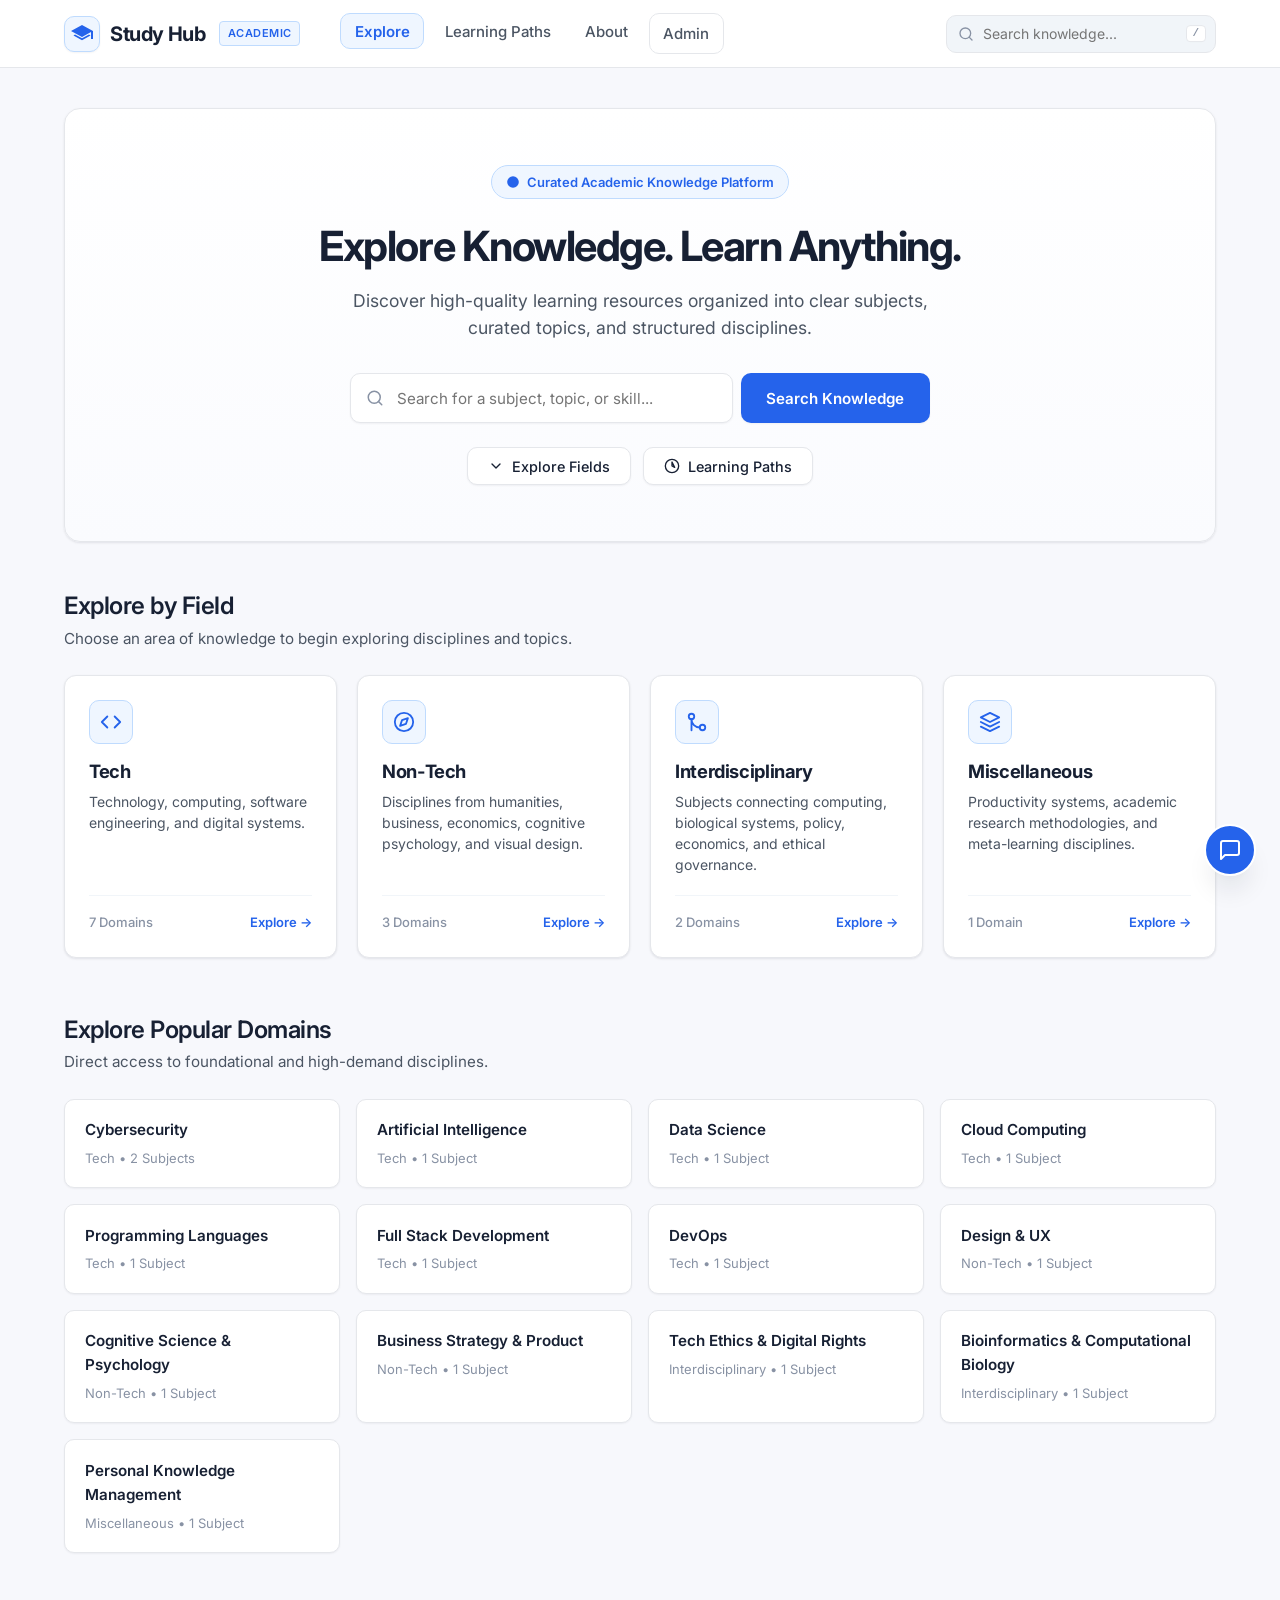
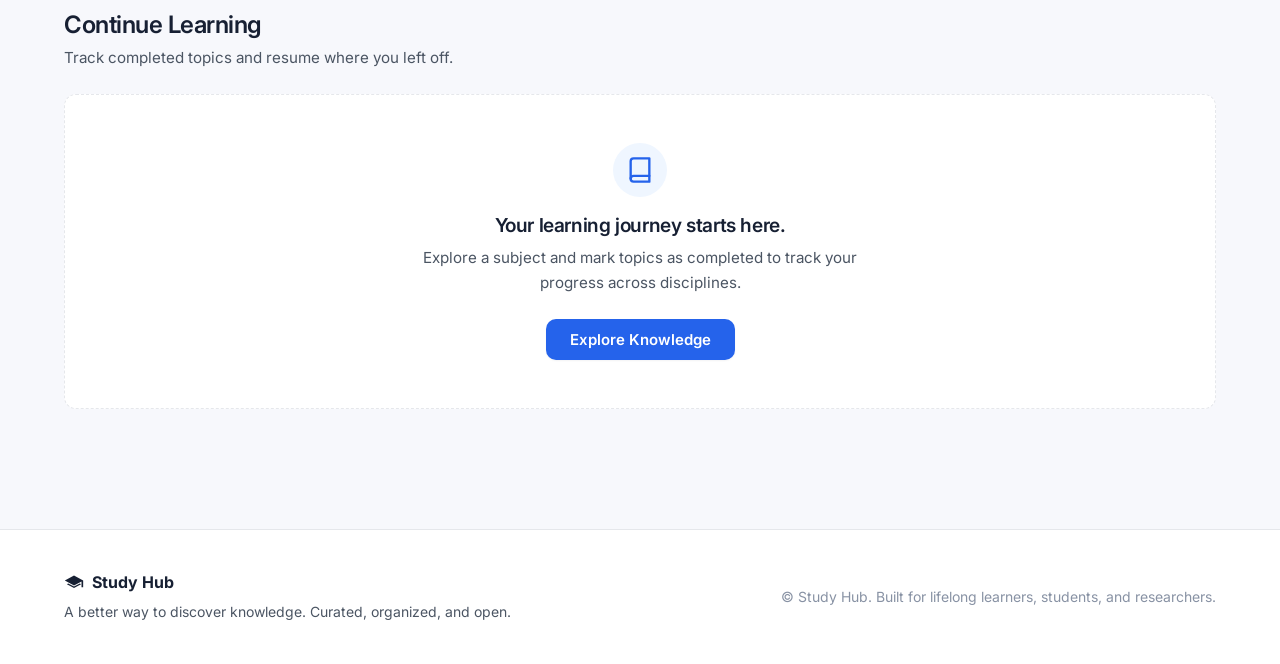
<file: index.html>
<!DOCTYPE html>
<html lang="en">
<head>
  <meta charset="UTF-8">
  <meta name="viewport" content="width=device-width, initial-scale=1.0">
  <meta name="description" content="Study Hub — A structured learning resource discovery platform to explore fields, domains, subjects, and curated topics.">
  <title>Study Hub — Explore Knowledge. Learn Anything.</title>
  
  <!-- Favicon -->
  <link rel="icon" type="image/svg+xml" href="data:image/svg+xml,%3Csvg xmlns='http://www.w3.org/2000/svg' viewBox='0 0 24 24' fill='%232563EB'%3E%3Cpath d='M12 3L1 9l11 6 9-4.91V17h2V9L12 3zM3.45 13.47L12 18.13l8.55-4.66-1.55-.85L12 16.27l-7-3.82-1.55 1.02z'/%3E%3C/svg%3E">
  
  <!-- Google Fonts: Inter -->
  <link rel="preconnect" href="https://fonts.googleapis.com">
  <link rel="preconnect" href="https://fonts.gstatic.com" crossorigin>
  <link href="https://fonts.googleapis.com/css2?family=Inter:wght@400;500;600;700&display=swap" rel="stylesheet">
  
  <!-- Application Stylesheet -->
  <link rel="stylesheet" href="style.css">
</head>
<body>
  <!-- Skip Navigation for Accessibility -->
  <a href="#main-content" class="skip-link">Skip to main content</a>

  <!-- ================= TOP NAVIGATION BAR ================= -->
  <header class="app-header">
    <div class="header-container">
      <div class="header-left">
        <a href="#" class="brand-logo" id="nav-brand" aria-label="Study Hub Home">
          <span class="logo-icon">
            <svg width="24" height="24" viewBox="0 0 24 24" fill="currentColor" aria-hidden="true">
              <path d="M12 3L1 9l11 6 9-4.91V17h2V9L12 3zM3.45 13.47L12 18.13l8.55-4.66-1.55-.85L12 16.27l-7-3.82-1.55 1.02z"/>
            </svg>
          </span>
          <span class="logo-text">Study Hub</span>
          <span class="brand-tag">Academic</span>
        </a>

        <nav class="main-nav" aria-label="Main Navigation">
          <ul class="nav-list">
            <li><button type="button" class="nav-btn active" id="nav-explore">Explore</button></li>
            <li><button type="button" class="nav-btn" id="nav-paths">Learning Paths</button></li>
            <li><button type="button" class="nav-btn" id="nav-about">About</button></li>
            <li><a href="admin/index.html" class="nav-btn nav-admin-btn" id="nav-admin" title="Open Study Hub Content Management Panel">Admin</a></li>
          </ul>
        </nav>
      </div>

      <div class="header-right">
        <!-- Quick Nav Search Bar -->
        <div class="nav-search-wrapper" role="search">
          <svg class="search-icon" width="16" height="16" viewBox="0 0 24 24" fill="none" stroke="currentColor" stroke-width="2" stroke-linecap="round" stroke-linejoin="round" aria-hidden="true">
            <circle cx="11" cy="11" r="8"></circle>
            <line x1="21" y1="21" x2="16.65" y2="16.65"></line>
          </svg>
          <input type="search" id="global-search-input" class="nav-search-input" placeholder="Search knowledge..." aria-label="Search knowledge base">
          <kbd class="nav-search-kbd" aria-hidden="true">/</kbd>
          <button type="button" id="clear-search-btn" class="clear-search-btn" aria-label="Clear search" style="display: none;">
            &times;
          </button>
        </div>
      </div>
    </div>
  </header>

  <!-- ================= LIVE SEARCH RESULTS OVERLAY ================= -->
  <div id="search-overlay" class="search-overlay" style="display: none;" role="region" aria-label="Search Results">
    <div class="search-overlay-card">
      <div class="search-overlay-header">
        <h3 id="search-results-title">Search Results</h3>
        <button type="button" class="close-overlay-btn" id="close-search-btn" aria-label="Close search results">&times;</button>
      </div>
      <div id="search-results-list" class="search-results-list">
        <!-- Search items dynamically injected here -->
      </div>
    </div>
  </div>

  <!-- ================= BREADCRUMB NAVIGATION ================= -->
  <nav class="breadcrumb-bar" id="breadcrumb-bar" aria-label="Breadcrumb" style="display: none;">
    <div class="container">
      <ol class="breadcrumb-list" id="breadcrumb-list">
        <!-- Breadcrumbs injected dynamically -->
      </ol>
    </div>
  </nav>

  <!-- ================= NOTIFICATION TOAST CONTAINER ================= -->
  <div id="toast-container" class="toast-container" aria-live="polite"></div>

  <!-- ================= MAIN CONTENT VIEWPORT ================= -->
  <main id="main-content" class="main-content">
    <div class="container" id="view-container">
      <!-- Dynamic views (Home, Field, Domain, Subject, Topic, Paths, About) rendered here -->
      <div class="loading-state" id="initial-loading">
        <div class="spinner" aria-hidden="true"></div>
        <p>Loading Study Hub knowledge base...</p>
      </div>
    </div>
  </main>

  <!-- ================= FOOTER ================= -->
  <footer class="app-footer">
    <div class="container footer-content">
      <div class="footer-brand">
        <div class="footer-logo">
          <svg width="20" height="20" viewBox="0 0 24 24" fill="currentColor" aria-hidden="true">
            <path d="M12 3L1 9l11 6 9-4.91V17h2V9L12 3zM3.45 13.47L12 18.13l8.55-4.66-1.55-.85L12 16.27l-7-3.82-1.55 1.02z"/>
          </svg>
          <span>Study Hub</span>
        </div>
        <p class="footer-tagline">A better way to discover knowledge. Curated, organized, and open.</p>
      </div>
      <div class="footer-meta">
        <p>&copy; Study Hub. Built for lifelong learners, students, and researchers.</p>
      </div>
    </div>
  </footer>

  <!-- ================= CHATBOT INTEGRATION POINT ================= -->
  <aside class="chatbot-widget" aria-label="Study Hub Assistant">
    <!-- Floating Circular Trigger Button -->
    <button type="button" id="chatbot-toggle-btn" class="chatbot-toggle-btn" aria-label="Open Study Hub Assistant" aria-expanded="false" aria-controls="chatbot-panel">
      <!-- Chat Icon SVG -->
      <svg class="chat-open-icon" width="24" height="24" viewBox="0 0 24 24" fill="none" stroke="currentColor" stroke-width="2" stroke-linecap="round" stroke-linejoin="round" aria-hidden="true">
        <path d="M21 15a2 2 0 0 1-2 2H7l-4 4V5a2 2 0 0 1 2-2h14a2 2 0 0 1 2 2z"></path>
      </svg>
      <!-- Close Icon SVG -->
      <svg class="chat-close-icon" width="24" height="24" viewBox="0 0 24 24" fill="none" stroke="currentColor" stroke-width="2" stroke-linecap="round" stroke-linejoin="round" aria-hidden="true" style="display: none;">
        <line x1="18" y1="6" x2="6" y2="18"></line>
        <line x1="6" y1="6" x2="18" y2="18"></line>
      </svg>
    </button>

    <!-- Chatbot Placeholder / Integration Panel -->
    <div id="chatbot-panel" class="chatbot-panel" style="display: none;" role="dialog" aria-labelledby="chatbot-heading">
      <div class="chatbot-panel-header">
        <div class="chatbot-header-info">
          <div class="chatbot-status-dot" aria-hidden="true"></div>
          <div>
            <h3 id="chatbot-heading" class="chatbot-title">Study Hub Assistant</h3>
            <span class="chatbot-subtitle">Knowledge Navigation Companion</span>
          </div>
        </div>
        <button type="button" id="chatbot-close-btn" class="chatbot-header-close" aria-label="Close assistant">&times;</button>
      </div>

      <div class="chatbot-messages" id="chatbot-messages">
        <div class="chat-bubble bot-message">
          <p>Hello! I'm your Study Hub Assistant.</p>
          <p>I can help you discover subjects, find recommended articles and videos, or navigate topics across our knowledge directory.</p>
          <p class="chatbot-tip"><em>Tip: Try searching for topics like "Web Security", "Machine Learning", or "PKM".</em></p>
        </div>
      </div>

      <div class="chatbot-suggestions">
        <button type="button" class="chat-chip" data-query="Cybersecurity">Explore Cybersecurity</button>
        <button type="button" class="chat-chip" data-query="Machine Learning">Machine Learning Basics</button>
        <button type="button" class="chat-chip" data-query="Science of Learning">Learning Techniques</button>
      </div>

      <form class="chatbot-input-form" id="chatbot-input-form">
        <input type="text" id="chatbot-text-input" class="chatbot-text-input" placeholder="Ask about any subject or topic..." aria-label="Message to assistant">
        <button type="submit" class="chatbot-send-btn" aria-label="Send message">
          <svg width="18" height="18" viewBox="0 0 24 24" fill="none" stroke="currentColor" stroke-width="2" stroke-linecap="round" stroke-linejoin="round">
            <line x1="22" y1="2" x2="11" y2="13"></line>
            <polygon points="22 2 15 22 11 13 2 9 22 2"></polygon>
          </svg>
        </button>
      </form>
    </div>
  </aside>
  <!-- ================= END CHATBOT INTEGRATION POINT ================= -->

  <!-- Application Logic -->
  <script src="script.js"></script>
</body>
</html>
</file>
<file: style.css>
/* ==========================================================================
   STUDY HUB — DESIGN SYSTEM & STYLESHEET
   A premium academic knowledge platform combining clean productivity UI
   with a curated digital library aesthetic.
   ========================================================================== */

/* --------------------------------------------------------------------------
   1. CSS Variables & Design Tokens
   -------------------------------------------------------------------------- */
:root {
  /* Colors */
  --page-bg: #F7F8FC;
  --surface: #FFFFFF;
  --subtle-surface: #F1F5F9;
  --surface-hover: #F8FAFC;
  
  --primary: #2563EB;
  --primary-hover: #1D4ED8;
  --primary-subtle: #EFF6FF;
  --primary-border: #BFDBFE;
  
  --heading: #172033;
  --body-text: #4B5563;
  --muted-text: #8892A4;
  
  --border: #E5E7EB;
  --border-focus: #93C5FD;
  --border-subtle: #F1F5F9;
  
  --success: #15803D;
  --success-bg: #DCFCE7;
  --success-border: #BBF7D0;
  --success-text: #166534;
  
  --warning: #B45309;
  --warning-bg: #FEF3C7;
  --warning-border: #FDE68A;
  
  --badge-bg: #F3F4F6;
  --badge-text: #4B5563;

  /* Typography */
  --font-family: 'Inter', system-ui, -apple-system, BlinkMacSystemFont, 'Segoe UI', Roboto, Helvetica, Arial, sans-serif;
  
  /* Radii */
  --radius-xs: 4px;
  --radius-sm: 6px;
  --radius-md: 10px;
  --radius-lg: 12px;
  --radius-xl: 16px;
  --radius-full: 9999px;

  /* Shadows (Minimal, soft, academic) */
  --shadow-sm: 0 1px 2px 0 rgba(16, 24, 40, 0.05);
  --shadow-card: 0 1px 3px 0 rgba(16, 24, 40, 0.06), 0 1px 2px 0 rgba(16, 24, 40, 0.04);
  --shadow-hover: 0 10px 20px -3px rgba(37, 99, 235, 0.07), 0 4px 6px -2px rgba(16, 24, 40, 0.03);
  --shadow-float: 0 20px 25px -5px rgba(16, 24, 40, 0.08), 0 8px 10px -6px rgba(16, 24, 40, 0.03);

  /* Layout */
  --max-width: 1200px;
  --header-height: 68px;
  --transition: all 0.18s cubic-bezier(0.16, 1, 0.3, 1);
}

/* --------------------------------------------------------------------------
   2. Reset & Base Styles
   -------------------------------------------------------------------------- */
*, *::before, *::after {
  box-sizing: border-box;
  margin: 0;
  padding: 0;
}

html {
  font-size: 16px;
  scroll-behavior: smooth;
  text-rendering: optimizeLegibility;
}

body {
  font-family: var(--font-family);
  background-color: var(--page-bg);
  color: var(--body-text);
  line-height: 1.6;
  -webkit-font-smoothing: antialiased;
  -moz-osx-font-smoothing: grayscale;
  min-height: 100vh;
  display: flex;
  flex-direction: column;
}

h1, h2, h3, h4, h5, h6 {
  color: var(--heading);
  font-weight: 600;
  line-height: 1.3;
  letter-spacing: -0.02em;
}

a {
  color: var(--primary);
  text-decoration: none;
  transition: var(--transition);
}

a:hover {
  color: var(--primary-hover);
}

button {
  font-family: inherit;
  cursor: pointer;
  border: none;
  background: none;
  transition: var(--transition);
}

input, select {
  font-family: inherit;
}

/* Accessibility Focus Ring */
:focus-visible {
  outline: 2px solid var(--primary);
  outline-offset: 2px;
}

.skip-link {
  position: absolute;
  top: -100px;
  left: 1rem;
  background: var(--primary);
  color: #fff;
  padding: 0.5rem 1rem;
  z-index: 9999;
  border-radius: var(--radius-sm);
  font-weight: 500;
  box-shadow: var(--shadow-sm);
  transition: top 0.2s;
}

.skip-link:focus {
  top: 1rem;
}

/* Container */
.container {
  width: 100%;
  max-width: var(--max-width);
  margin: 0 auto;
  padding: 0 1.5rem;
}

/* --------------------------------------------------------------------------
   3. Top Navigation Bar
   -------------------------------------------------------------------------- */
.app-header {
  position: sticky;
  top: 0;
  z-index: 100;
  height: var(--header-height);
  background-color: rgba(255, 255, 255, 0.94);
  backdrop-filter: blur(10px);
  -webkit-backdrop-filter: blur(10px);
  border-bottom: 1px solid var(--border);
}

.header-container {
  max-width: var(--max-width);
  margin: 0 auto;
  height: 100%;
  padding: 0 1.5rem;
  display: flex;
  align-items: center;
  justify-content: space-between;
  gap: 1.5rem;
}

.header-left {
  display: flex;
  align-items: center;
  gap: 2.5rem;
}

.brand-logo {
  display: flex;
  align-items: center;
  gap: 0.65rem;
  color: var(--heading);
  text-decoration: none;
}

.logo-icon {
  display: inline-flex;
  align-items: center;
  justify-content: center;
  width: 36px;
  height: 36px;
  border-radius: var(--radius-md);
  background-color: var(--primary-subtle);
  color: var(--primary);
  border: 1px solid var(--primary-border);
  box-shadow: var(--shadow-sm);
}

.logo-text {
  font-size: 1.25rem;
  font-weight: 700;
  letter-spacing: -0.03em;
  color: var(--heading);
}

.brand-tag {
  font-size: 0.6875rem;
  font-weight: 600;
  text-transform: uppercase;
  letter-spacing: 0.05em;
  color: var(--primary);
  background-color: var(--primary-subtle);
  padding: 0.15rem 0.45rem;
  border-radius: var(--radius-xs);
  margin-left: 0.25rem;
  border: 1px solid var(--primary-border);
}

.main-nav .nav-list {
  display: flex;
  list-style: none;
  gap: 0.35rem;
}

.nav-btn {
  padding: 0.45rem 0.85rem;
  border-radius: var(--radius-md);
  font-size: 0.9375rem;
  font-weight: 500;
  color: var(--body-text);
  border: 1px solid transparent;
}

.nav-btn:hover {
  color: var(--heading);
  background-color: var(--subtle-surface);
}

.nav-btn.active {
  color: var(--primary);
  background-color: var(--primary-subtle);
  border-color: var(--primary-border);
  font-weight: 600;
}

.nav-admin-btn {
  border: 1px solid var(--border);
  background-color: var(--surface);
  color: var(--body-text);
  font-weight: 500;
  text-decoration: none;
  display: inline-flex;
  align-items: center;
}

.nav-admin-btn:hover {
  background-color: var(--primary-subtle);
  border-color: var(--primary-border);
  color: var(--primary);
}

/* Header Right: Quick Search Input */
.header-right {
  display: flex;
  align-items: center;
}

.nav-search-wrapper {
  position: relative;
  display: flex;
  align-items: center;
  width: 270px;
}

.search-icon {
  position: absolute;
  left: 0.75rem;
  color: var(--muted-text);
  pointer-events: none;
}

.nav-search-input {
  width: 100%;
  height: 38px;
  padding: 0 2.25rem 0 2.25rem;
  background-color: var(--subtle-surface);
  border: 1px solid var(--border);
  border-radius: var(--radius-md);
  font-size: 0.875rem;
  color: var(--heading);
  transition: var(--transition);
}

.nav-search-input:focus {
  background-color: var(--surface);
  border-color: var(--primary);
  outline: none;
  box-shadow: 0 0 0 3px rgba(37, 99, 235, 0.12);
}

.nav-search-kbd {
  position: absolute;
  right: 0.65rem;
  top: 50%;
  transform: translateY(-50%);
  font-size: 0.6875rem;
  font-weight: 600;
  color: var(--muted-text);
  background-color: var(--surface);
  border: 1px solid var(--border);
  border-radius: 4px;
  padding: 0.15rem 0.35rem;
  line-height: 1;
  pointer-events: none;
}

.clear-search-btn {
  position: absolute;
  right: 0.5rem;
  top: 50%;
  transform: translateY(-50%);
  font-size: 1.15rem;
  color: var(--muted-text);
  line-height: 1;
  padding: 0.2rem 0.35rem;
  border-radius: 50%;
}

.clear-search-btn:hover {
  color: var(--heading);
  background-color: #E2E8F0;
}

/* --------------------------------------------------------------------------
   4. Breadcrumbs
   -------------------------------------------------------------------------- */
.breadcrumb-bar {
  background-color: var(--surface);
  border-bottom: 1px solid var(--border);
  padding: 0.65rem 0;
  font-size: 0.875rem;
}

.breadcrumb-list {
  display: flex;
  flex-wrap: wrap;
  align-items: center;
  list-style: none;
  gap: 0.4rem;
  color: var(--muted-text);
}

.breadcrumb-item {
  display: flex;
  align-items: center;
  gap: 0.4rem;
}

.breadcrumb-item a,
.breadcrumb-item button {
  color: var(--body-text);
  font-size: 0.875rem;
  font-weight: 500;
}

.breadcrumb-item a:hover,
.breadcrumb-item button:hover {
  color: var(--primary);
  text-decoration: underline;
  text-underline-offset: 3px;
}

.breadcrumb-item.active {
  color: var(--heading);
  font-weight: 600;
}

.breadcrumb-separator {
  color: var(--muted-text);
  user-select: none;
  font-size: 0.8rem;
}

/* --------------------------------------------------------------------------
   5. Search Overlay / Live Results Dropdown
   -------------------------------------------------------------------------- */
.search-overlay {
  position: fixed;
  top: calc(var(--header-height) + 10px);
  left: 50%;
  transform: translateX(-50%);
  width: 92%;
  max-width: 680px;
  z-index: 95;
  animation: fadeIn 0.15s ease-out;
}

@keyframes fadeIn {
  from { opacity: 0; transform: translate(-50%, -8px); }
  to { opacity: 1; transform: translate(-50%, 0); }
}

.search-overlay-card {
  background-color: var(--surface);
  border: 1px solid var(--border);
  border-radius: var(--radius-lg);
  box-shadow: var(--shadow-float);
  overflow: hidden;
  max-height: 72vh;
  display: flex;
  flex-direction: column;
}

.search-overlay-header {
  padding: 0.85rem 1.25rem;
  border-bottom: 1px solid var(--border);
  display: flex;
  align-items: center;
  justify-content: space-between;
  background-color: var(--subtle-surface);
}

.search-overlay-header h3 {
  font-size: 0.9375rem;
  color: var(--heading);
  font-weight: 600;
}

.close-overlay-btn {
  font-size: 1.25rem;
  color: var(--muted-text);
  padding: 0.2rem 0.4rem;
  border-radius: var(--radius-sm);
  line-height: 1;
}

.close-overlay-btn:hover {
  color: var(--heading);
  background-color: #E2E8F0;
}

.search-results-list {
  padding: 0.5rem;
  overflow-y: auto;
}

.search-result-item {
  display: flex;
  align-items: flex-start;
  justify-content: space-between;
  gap: 1rem;
  padding: 0.85rem 1rem;
  border-radius: var(--radius-md);
  border: 1px solid transparent;
  cursor: pointer;
  transition: var(--transition);
}

.search-result-item:hover,
.search-result-item:focus {
  background-color: var(--subtle-surface);
  border-color: var(--border);
}

.search-item-info {
  display: flex;
  flex-direction: column;
  gap: 0.2rem;
}

.search-item-title {
  font-size: 0.9375rem;
  font-weight: 600;
  color: var(--heading);
}

.search-item-path {
  font-size: 0.8rem;
  color: var(--muted-text);
}

.search-item-badge {
  font-size: 0.75rem;
  font-weight: 600;
  padding: 0.2rem 0.6rem;
  border-radius: var(--radius-full);
  background-color: var(--primary-subtle);
  color: var(--primary);
  border: 1px solid var(--primary-border);
  white-space: nowrap;
}

.search-empty {
  padding: 2.5rem 1.5rem;
  text-align: center;
  color: var(--muted-text);
}

/* --------------------------------------------------------------------------
   6. Main Content Views
   -------------------------------------------------------------------------- */
.main-content {
  flex: 1;
  padding: 2.5rem 0 4rem;
}

/* Loading & Error States */
.loading-state,
.error-state {
  text-align: center;
  padding: 4rem 1.5rem;
  background-color: var(--surface);
  border: 1px solid var(--border);
  border-radius: var(--radius-lg);
  margin-top: 1.5rem;
  box-shadow: var(--shadow-card);
}

.spinner {
  width: 36px;
  height: 36px;
  border: 3px solid var(--border);
  border-top-color: var(--primary);
  border-radius: 50%;
  animation: spin 0.8s linear infinite;
  margin: 0 auto 1.25rem;
}

@keyframes spin {
  to { transform: rotate(360deg); }
}

.error-state h3 {
  color: #DC2626;
  margin-bottom: 0.5rem;
}

.btn-retry {
  margin-top: 1rem;
  padding: 0.55rem 1.35rem;
  background-color: var(--primary);
  color: #fff;
  border-radius: var(--radius-md);
  font-weight: 500;
}

.btn-retry:hover {
  background-color: var(--primary-hover);
}

/* Section Common Styling */
.section-block {
  margin-bottom: 3.5rem;
}

.section-header {
  margin-bottom: 1.5rem;
}

.section-header h2 {
  font-size: 1.5rem;
  letter-spacing: -0.02em;
  margin-bottom: 0.35rem;
  color: var(--heading);
}

.section-header p {
  color: var(--body-text);
  font-size: 0.95rem;
}

/* --------------------------------------------------------------------------
   7. Home View: Hero Section
   -------------------------------------------------------------------------- */
.hero-section {
  text-align: center;
  padding: 3.5rem 1.5rem;
  background: linear-gradient(180deg, #FFFFFF 0%, #FAFBFE 100%);
  border: 1px solid var(--border);
  border-radius: var(--radius-xl);
  box-shadow: var(--shadow-card);
  margin-bottom: 3rem;
  position: relative;
  overflow: hidden;
}

.hero-pill {
  display: inline-flex;
  align-items: center;
  gap: 0.45rem;
  padding: 0.35rem 0.9rem;
  background-color: var(--primary-subtle);
  color: var(--primary);
  border: 1px solid var(--primary-border);
  border-radius: var(--radius-full);
  font-size: 0.8125rem;
  font-weight: 600;
  margin-bottom: 1.25rem;
}

.hero-heading {
  font-size: 2.6rem;
  font-weight: 700;
  letter-spacing: -0.035em;
  color: var(--heading);
  margin-bottom: 0.85rem;
}

.hero-description {
  max-width: 620px;
  margin: 0 auto 2rem;
  font-size: 1.1rem;
  color: var(--body-text);
  line-height: 1.55;
}

.hero-search-form {
  max-width: 580px;
  margin: 0 auto 1.5rem;
  display: flex;
  gap: 0.5rem;
}

.hero-search-wrapper {
  flex: 1;
  position: relative;
  display: flex;
  align-items: center;
}

.hero-search-input {
  width: 100%;
  height: 50px;
  padding: 0 1rem 0 2.85rem;
  border: 1px solid var(--border);
  border-radius: var(--radius-md);
  font-size: 0.95rem;
  background-color: #FFFFFF;
  box-shadow: var(--shadow-sm);
  transition: var(--transition);
}

.hero-search-input:focus {
  border-color: var(--primary);
  outline: none;
  box-shadow: 0 0 0 3px rgba(37, 99, 235, 0.14);
}

.hero-search-wrapper .search-icon {
  left: 1rem;
  width: 18px;
  height: 18px;
}

.hero-search-btn {
  height: 50px;
  padding: 0 1.6rem;
  background-color: var(--primary);
  color: #fff;
  border-radius: var(--radius-md);
  font-size: 0.95rem;
  font-weight: 600;
  white-space: nowrap;
  box-shadow: var(--shadow-sm);
}

.hero-search-btn:hover {
  background-color: var(--primary-hover);
}

.hero-quick-actions {
  display: flex;
  align-items: center;
  justify-content: center;
  gap: 0.75rem;
  flex-wrap: wrap;
}

.btn-secondary {
  display: inline-flex;
  align-items: center;
  gap: 0.5rem;
  padding: 0.6rem 1.25rem;
  background-color: var(--surface);
  color: var(--heading);
  border: 1px solid var(--border);
  border-radius: var(--radius-md);
  font-size: 0.9rem;
  font-weight: 500;
  box-shadow: var(--shadow-sm);
}

.btn-secondary:hover {
  background-color: var(--subtle-surface);
  border-color: #CBD5E1;
}

/* --------------------------------------------------------------------------
   8. Home View: Field Explorer Cards
   -------------------------------------------------------------------------- */
.field-grid {
  display: grid;
  grid-template-columns: repeat(4, 1fr);
  gap: 1.25rem;
}

.field-card {
  background-color: var(--surface);
  border: 1px solid var(--border);
  border-radius: var(--radius-lg);
  padding: 1.5rem;
  display: flex;
  flex-direction: column;
  justify-content: space-between;
  text-align: left;
  box-shadow: var(--shadow-card);
  transition: var(--transition);
  cursor: pointer;
}

.field-card:hover {
  border-color: var(--primary-border);
  transform: translateY(-3px);
  box-shadow: var(--shadow-hover);
}

.field-card-top {
  margin-bottom: 1.25rem;
}

.field-icon {
  display: inline-flex;
  align-items: center;
  justify-content: center;
  width: 44px;
  height: 44px;
  border-radius: var(--radius-md);
  background-color: var(--primary-subtle);
  color: var(--primary);
  border: 1px solid var(--primary-border);
  margin-bottom: 1rem;
}

.field-title {
  font-size: 1.15rem;
  font-weight: 700;
  margin-bottom: 0.4rem;
  color: var(--heading);
}

.field-desc {
  font-size: 0.875rem;
  color: var(--body-text);
  line-height: 1.5;
}

.field-card-bottom {
  display: flex;
  align-items: center;
  justify-content: space-between;
  padding-top: 1rem;
  border-top: 1px solid var(--border-subtle);
  font-size: 0.8125rem;
}

.field-domain-count {
  color: var(--muted-text);
  font-weight: 500;
}

.field-explore-link {
  color: var(--primary);
  font-weight: 600;
  display: inline-flex;
  align-items: center;
  gap: 0.35rem;
  transition: transform 0.15s;
}

.field-card:hover .field-explore-link {
  transform: translateX(3px);
}

/* --------------------------------------------------------------------------
   9. Home View: Popular Domains
   -------------------------------------------------------------------------- */
.popular-domains-grid {
  display: grid;
  grid-template-columns: repeat(auto-fill, minmax(240px, 1fr));
  gap: 1rem;
}

.domain-pill-card {
  background-color: var(--surface);
  border: 1px solid var(--border);
  border-radius: var(--radius-md);
  padding: 1.15rem 1.25rem;
  text-align: left;
  display: flex;
  flex-direction: column;
  gap: 0.35rem;
  box-shadow: var(--shadow-sm);
  cursor: pointer;
  transition: var(--transition);
}

.domain-pill-card:hover {
  border-color: var(--primary-border);
  background-color: #FAFCFF;
  transform: translateY(-2px);
  box-shadow: var(--shadow-hover);
}

.domain-pill-title {
  font-size: 0.95rem;
  font-weight: 600;
  color: var(--heading);
}

.domain-pill-meta {
  font-size: 0.8125rem;
  color: var(--muted-text);
}

/* --------------------------------------------------------------------------
   10. Home View: Continue Learning Section
   -------------------------------------------------------------------------- */
.empty-learning-state {
  background-color: var(--surface);
  border: 1px dashed var(--border);
  border-radius: var(--radius-lg);
  padding: 3rem 1.5rem;
  text-align: center;
}

.empty-state-icon {
  display: inline-flex;
  align-items: center;
  justify-content: center;
  width: 54px;
  height: 54px;
  border-radius: 50%;
  background-color: var(--primary-subtle);
  color: var(--primary);
  margin-bottom: 1rem;
}

.empty-learning-state h3 {
  font-size: 1.2rem;
  margin-bottom: 0.5rem;
  color: var(--heading);
}

.empty-learning-state p {
  color: var(--body-text);
  font-size: 0.95rem;
  max-width: 480px;
  margin: 0 auto 1.5rem;
}

.continue-grid {
  display: grid;
  grid-template-columns: repeat(auto-fill, minmax(320px, 1fr));
  gap: 1.25rem;
}

.continue-card {
  background-color: var(--surface);
  border: 1px solid var(--border);
  border-radius: var(--radius-lg);
  padding: 1.35rem;
  display: flex;
  flex-direction: column;
  justify-content: space-between;
  gap: 1rem;
  box-shadow: var(--shadow-card);
  transition: var(--transition);
}

.continue-card:hover {
  border-color: var(--primary-border);
  box-shadow: var(--shadow-hover);
  transform: translateY(-2px);
}

.continue-card-top {
  display: flex;
  align-items: flex-start;
  justify-content: space-between;
  gap: 0.75rem;
}

.continue-resource-link {
  display: inline-flex;
  align-items: center;
  gap: 0.4rem;
  font-size: 1rem;
  font-weight: 600;
  color: var(--heading);
  text-decoration: none;
  line-height: 1.4;
}

.continue-resource-link:hover {
  color: var(--primary);
  text-decoration: underline;
  text-underline-offset: 3px;
}

.continue-topic-path {
  font-size: 0.8125rem;
  color: var(--muted-text);
  display: block;
  margin-top: 0.25rem;
}

.continue-card-bottom {
  display: flex;
  align-items: center;
  justify-content: space-between;
  padding-top: 0.85rem;
  border-top: 1px solid var(--border-subtle);
  font-size: 0.8125rem;
}

/* --------------------------------------------------------------------------
   11. Field & Domain Views
   -------------------------------------------------------------------------- */
.view-header {
  margin-bottom: 2rem;
}

.view-header-title {
  font-size: 2rem;
  font-weight: 700;
  letter-spacing: -0.025em;
  margin-bottom: 0.5rem;
  color: var(--heading);
}

.view-header-desc {
  font-size: 1.05rem;
  color: var(--body-text);
  max-width: 720px;
}

.grid-cards {
  display: grid;
  grid-template-columns: repeat(auto-fill, minmax(280px, 1fr));
  gap: 1.25rem;
}

.standard-card {
  background-color: var(--surface);
  border: 1px solid var(--border);
  border-radius: var(--radius-lg);
  padding: 1.5rem;
  display: flex;
  flex-direction: column;
  justify-content: space-between;
  text-align: left;
  box-shadow: var(--shadow-card);
  cursor: pointer;
  transition: var(--transition);
}

.standard-card:hover {
  border-color: var(--primary-border);
  transform: translateY(-2px);
  box-shadow: var(--shadow-hover);
}

.card-title {
  font-size: 1.15rem;
  font-weight: 600;
  margin-bottom: 0.5rem;
  color: var(--heading);
}

.card-desc {
  font-size: 0.875rem;
  color: var(--body-text);
  line-height: 1.55;
  margin-bottom: 1.25rem;
}

.card-footer {
  display: flex;
  align-items: center;
  justify-content: space-between;
  padding-top: 0.85rem;
  border-top: 1px solid var(--border-subtle);
  font-size: 0.8125rem;
  color: var(--muted-text);
}

.card-action {
  color: var(--primary);
  font-weight: 600;
}

/* --------------------------------------------------------------------------
   12. Subject View: Topics Checklist & Filters (ENHANCED)
   -------------------------------------------------------------------------- */
.subject-toolbar {
  background-color: var(--surface);
  border: 1px solid var(--border);
  border-radius: var(--radius-lg);
  padding: 1.15rem 1.25rem;
  margin-bottom: 1.75rem;
  display: flex;
  flex-wrap: wrap;
  align-items: center;
  justify-content: space-between;
  gap: 1rem;
  box-shadow: var(--shadow-card);
}

.subject-search-wrapper {
  position: relative;
  flex: 1;
  min-width: 240px;
}

.subject-search-input {
  width: 100%;
  height: 40px;
  padding: 0 1rem 0 2.25rem;
  background-color: var(--subtle-surface);
  border: 1px solid var(--border);
  border-radius: var(--radius-md);
  font-size: 0.875rem;
  transition: var(--transition);
}

.subject-search-input:focus {
  background-color: var(--surface);
  border-color: var(--primary);
  outline: none;
  box-shadow: 0 0 0 3px rgba(37, 99, 235, 0.12);
}

.subject-filters {
  display: flex;
  align-items: center;
  gap: 0.75rem;
  flex-wrap: wrap;
}

.filter-group {
  display: flex;
  align-items: center;
  gap: 0.4rem;
}

.filter-label {
  font-size: 0.8125rem;
  font-weight: 500;
  color: var(--muted-text);
}

.filter-select {
  height: 40px;
  padding: 0 2rem 0 0.85rem;
  background-color: var(--subtle-surface);
  border: 1px solid var(--border);
  border-radius: var(--radius-md);
  font-size: 0.875rem;
  color: var(--heading);
  cursor: pointer;
  appearance: none;
  background-image: url("data:image/svg+xml,%3Csvg xmlns='http://www.w3.org/2000/svg' width='14' height='14' viewBox='0 0 24 24' fill='none' stroke='%238892A4' stroke-width='2' stroke-linecap='round' stroke-linejoin='round'%3E%3Cpolyline points='6 9 12 15 18 9'%3E%3C/polyline%3E%3C/svg%3E");
  background-repeat: no-repeat;
  background-position: right 0.7rem center;
  transition: var(--transition);
}

.filter-select:focus {
  border-color: var(--primary);
  background-color: var(--surface);
  outline: none;
  box-shadow: 0 0 0 3px rgba(37, 99, 235, 0.12);
}

/* Progress Card in Subject View */
.progress-card {
  background-color: var(--surface);
  border: 1px solid var(--border);
  border-radius: var(--radius-lg);
  padding: 1.15rem 1.35rem;
  margin-bottom: 1.5rem;
  display: flex;
  align-items: center;
  justify-content: space-between;
  gap: 1.5rem;
  box-shadow: var(--shadow-card);
}

.progress-info {
  display: flex;
  align-items: center;
  gap: 0.75rem;
}

.progress-label {
  font-size: 0.875rem;
  font-weight: 600;
  color: var(--heading);
}

.progress-track {
  flex: 1;
  max-width: 320px;
  height: 8px;
  background-color: var(--subtle-surface);
  border-radius: var(--radius-full);
  overflow: hidden;
  border: 1px solid #E2E8F0;
}

.progress-fill {
  height: 100%;
  background-color: var(--success);
  border-radius: var(--radius-full);
  transition: width 0.35s cubic-bezier(0.16, 1, 0.3, 1);
}

.progress-percentage {
  font-size: 0.875rem;
  font-weight: 600;
  color: var(--success);
}

/* Topic Checklist Groupings */
.topic-subtopic-group {
  margin-bottom: 1.75rem;
}

.subtopic-group-header {
  display: flex;
  align-items: center;
  justify-content: space-between;
  padding: 0.4rem 0.25rem 0.65rem;
  border-bottom: 1px solid var(--border);
  margin-bottom: 0.75rem;
}

.subtopic-group-title {
  font-size: 0.9375rem;
  font-weight: 700;
  color: var(--heading);
  letter-spacing: -0.01em;
}

.subtopic-group-count {
  font-size: 0.75rem;
  font-weight: 600;
  color: var(--muted-text);
  background-color: var(--subtle-surface);
  padding: 0.15rem 0.5rem;
  border-radius: var(--radius-full);
}

.topic-list {
  display: flex;
  flex-direction: column;
  gap: 0.75rem;
}

/* Topic Checklist Row */
.topic-row {
  background-color: var(--surface);
  border: 1px solid var(--border);
  border-radius: var(--radius-md);
  padding: 1.1rem 1.25rem;
  display: flex;
  align-items: center;
  justify-content: space-between;
  gap: 1.25rem;
  box-shadow: var(--shadow-sm);
  transition: var(--transition);
}

.topic-row:hover {
  border-color: #CBD5E1;
  box-shadow: var(--shadow-card);
  transform: translateY(-1px);
}

.topic-row.completed {
  border-color: var(--success-border);
  background-color: #F8FCF9;
}

.topic-row.completed .topic-resource-link {
  color: #64748B;
}

.topic-row.completed .topic-link-title {
  text-decoration-color: #94A3B8;
}

.topic-row-left {
  display: flex;
  align-items: center;
  gap: 1rem;
  flex: 1;
  min-width: 0;
}

/* Completion Checkbox */
.completion-check-btn {
  display: inline-flex;
  align-items: center;
  justify-content: center;
  width: 24px;
  height: 24px;
  border-radius: 50%;
  border: 2px solid #CBD5E1;
  background-color: #FFFFFF;
  color: transparent;
  flex-shrink: 0;
  transition: var(--transition);
  cursor: pointer;
  padding: 0;
}

.completion-check-btn:hover {
  border-color: var(--success);
  background-color: #F0FDF4;
}

.completion-check-btn.completed {
  background-color: var(--success);
  border-color: var(--success);
  color: #FFFFFF;
  transform: scale(1.04);
}

.check-icon {
  width: 14px;
  height: 14px;
  stroke-width: 3;
}

.topic-row-details {
  display: flex;
  flex-direction: column;
  gap: 0.25rem;
  min-width: 0;
}

/* Clickable Resource Link */
.topic-resource-link {
  display: inline-flex;
  align-items: center;
  gap: 0.45rem;
  font-size: 0.985rem;
  font-weight: 600;
  color: var(--heading);
  text-decoration: none;
  line-height: 1.4;
  word-break: break-word;
}

.topic-resource-link:hover {
  color: var(--primary);
  text-decoration: underline;
  text-underline-offset: 3px;
}

.external-link-icon {
  flex-shrink: 0;
  color: var(--muted-text);
  transition: var(--transition);
}

.topic-resource-link:hover .external-link-icon {
  color: var(--primary);
  transform: translate(1px, -1px);
}

.topic-title-text {
  font-size: 0.985rem;
  font-weight: 600;
  color: var(--heading);
}

.topic-row-subtopic {
  font-size: 0.8125rem;
  color: var(--muted-text);
}

.topic-row-right {
  display: flex;
  align-items: center;
  gap: 0.65rem;
  flex-shrink: 0;
}

/* Notes / Details Action Button */
.btn-topic-notes {
  display: inline-flex;
  align-items: center;
  gap: 0.35rem;
  padding: 0.35rem 0.75rem;
  background-color: var(--subtle-surface);
  color: var(--heading);
  border: 1px solid var(--border);
  border-radius: var(--radius-sm);
  font-size: 0.8125rem;
  font-weight: 500;
  white-space: nowrap;
}

.btn-topic-notes:hover {
  background-color: var(--primary-subtle);
  border-color: var(--primary-border);
  color: var(--primary);
}

/* Badges System */
.badge {
  display: inline-flex;
  align-items: center;
  gap: 0.35rem;
  font-size: 0.75rem;
  font-weight: 600;
  padding: 0.25rem 0.65rem;
  border-radius: var(--radius-full);
  white-space: nowrap;
}

.badge-dot {
  width: 6px;
  height: 6px;
  border-radius: 50%;
  background-color: currentColor;
}

.badge-icon {
  flex-shrink: 0;
}

/* Difficulty Badges */
.badge-beginner {
  background-color: #ECFDF5;
  color: #047857;
  border: 1px solid #A7F3D0;
}

.badge-intermediate {
  background-color: #FFFBEB;
  color: #B45309;
  border: 1px solid #FDE68A;
}

.badge-advanced {
  background-color: #FEF2F2;
  color: #B91C1C;
  border: 1px solid #FECACA;
}

/* Format Badges */
.badge-article {
  background-color: #EFF6FF;
  color: #1D4ED8;
  border: 1px solid #BFDBFE;
}

.badge-video {
  background-color: #F5F3FF;
  color: #6D28D9;
  border: 1px solid #DDD6FE;
}

.badge-completed {
  background-color: #DCFCE7;
  color: #15803D;
  border: 1px solid #BBF7D0;
}

.topic-time {
  font-size: 0.8125rem;
  color: var(--muted-text);
  white-space: nowrap;
}

/* --------------------------------------------------------------------------
   13. Topic Detail View (Academic Monograph Aesthetic)
   -------------------------------------------------------------------------- */
.topic-detail-card {
  background-color: var(--surface);
  border: 1px solid var(--border);
  border-radius: var(--radius-xl);
  padding: 2.5rem;
  box-shadow: var(--shadow-card);
  margin-bottom: 2rem;
}

.topic-detail-header {
  padding-bottom: 1.5rem;
  border-bottom: 1px solid var(--border);
  margin-bottom: 1.75rem;
}

.topic-meta-row {
  display: flex;
  flex-wrap: wrap;
  align-items: center;
  gap: 0.65rem;
  margin-bottom: 0.85rem;
}

.topic-detail-title {
  font-size: 2.15rem;
  font-weight: 700;
  letter-spacing: -0.03em;
  color: var(--heading);
  margin-bottom: 0.5rem;
  line-height: 1.25;
}

.topic-subtopic-text {
  font-size: 0.95rem;
  color: var(--muted-text);
}

/* Detail Sections */
.topic-section-box {
  background-color: var(--subtle-surface);
  border-radius: var(--radius-md);
  padding: 1.35rem 1.6rem;
  margin-bottom: 1.5rem;
}

.topic-section-box.why-matters {
  background-color: #F0FDF4;
  border-left: 4px solid var(--success);
  border-top: 1px solid #DCFCE7;
  border-right: 1px solid #DCFCE7;
  border-bottom: 1px solid #DCFCE7;
}

.topic-section-box.why-matters h4 {
  color: var(--success);
  margin-bottom: 0.35rem;
  font-size: 0.95rem;
  font-weight: 700;
}

.topic-section-box.why-matters p {
  color: var(--success-text);
  font-size: 0.95rem;
  line-height: 1.6;
}

.topic-notes-box {
  margin-bottom: 2rem;
}

.topic-notes-box h4 {
  font-size: 1.05rem;
  margin-bottom: 0.65rem;
  color: var(--heading);
}

.topic-notes-box p {
  font-size: 0.985rem;
  color: var(--body-text);
  line-height: 1.65;
}

/* Topic Actions */
.topic-actions-bar {
  display: flex;
  flex-wrap: wrap;
  align-items: center;
  justify-content: space-between;
  gap: 1rem;
  padding-top: 1.5rem;
  border-top: 1px solid var(--border);
}

.action-buttons-left {
  display: flex;
  align-items: center;
  gap: 0.85rem;
}

.btn-open-resource {
  display: inline-flex;
  align-items: center;
  gap: 0.5rem;
  padding: 0.7rem 1.5rem;
  background-color: var(--primary);
  color: #fff;
  border-radius: var(--radius-md);
  font-weight: 600;
  font-size: 0.9375rem;
  box-shadow: var(--shadow-sm);
}

.btn-open-resource:hover {
  background-color: var(--primary-hover);
  color: #fff;
}

.btn-toggle-completion {
  display: inline-flex;
  align-items: center;
  gap: 0.5rem;
  padding: 0.7rem 1.35rem;
  background-color: var(--surface);
  color: var(--heading);
  border: 1px solid var(--border);
  border-radius: var(--radius-md);
  font-weight: 600;
  font-size: 0.9375rem;
  box-shadow: var(--shadow-sm);
}

.btn-toggle-completion:hover {
  background-color: var(--subtle-surface);
  border-color: #CBD5E1;
}

.btn-toggle-completion.completed {
  background-color: var(--success-bg);
  border-color: var(--success-border);
  color: var(--success);
}

.resource-notice {
  font-size: 0.8125rem;
  color: var(--muted-text);
  margin-top: 0.75rem;
}

/* Topic Navigation (Previous / Next) */
.topic-nav-controls {
  display: flex;
  align-items: center;
  justify-content: space-between;
  gap: 1rem;
  margin-top: 1.75rem;
}

.btn-nav-topic {
  display: inline-flex;
  align-items: center;
  gap: 0.5rem;
  padding: 0.65rem 1.25rem;
  background-color: var(--surface);
  border: 1px solid var(--border);
  border-radius: var(--radius-md);
  font-size: 0.9rem;
  font-weight: 500;
  color: var(--body-text);
  box-shadow: var(--shadow-sm);
}

.btn-nav-topic:hover:not(:disabled) {
  border-color: var(--primary-border);
  color: var(--primary);
}

.btn-nav-topic:disabled {
  opacity: 0.4;
  cursor: not-allowed;
}

/* Related Topics */
.related-topics-section {
  margin-top: 2rem;
  padding-top: 1.5rem;
  border-top: 1px solid var(--border);
}

.related-topics-section h4 {
  font-size: 0.95rem;
  margin-bottom: 0.75rem;
  color: var(--heading);
}

.related-chips-list {
  display: flex;
  flex-wrap: wrap;
  gap: 0.5rem;
}

.related-chip {
  padding: 0.4rem 0.9rem;
  background-color: var(--subtle-surface);
  border: 1px solid var(--border);
  border-radius: var(--radius-full);
  font-size: 0.8125rem;
  font-weight: 500;
  color: var(--heading);
  cursor: pointer;
}

.related-chip:hover {
  background-color: var(--primary-subtle);
  border-color: var(--primary-border);
  color: var(--primary);
}

/* --------------------------------------------------------------------------
   14. Learning Paths View
   -------------------------------------------------------------------------- */
.paths-grid {
  display: grid;
  grid-template-columns: repeat(auto-fill, minmax(340px, 1fr));
  gap: 1.5rem;
}

.path-card {
  background-color: var(--surface);
  border: 1px solid var(--border);
  border-radius: var(--radius-xl);
  padding: 1.75rem;
  box-shadow: var(--shadow-card);
  display: flex;
  flex-direction: column;
  justify-content: space-between;
  gap: 1.25rem;
}

.path-domain-badge {
  font-size: 0.75rem;
  font-weight: 600;
  color: var(--primary);
  background-color: var(--primary-subtle);
  border: 1px solid var(--primary-border);
  padding: 0.25rem 0.6rem;
  border-radius: var(--radius-full);
  display: inline-block;
  margin-bottom: 0.5rem;
}

.path-title {
  font-size: 1.25rem;
  font-weight: 700;
  margin-bottom: 0.4rem;
  color: var(--heading);
}

.path-desc {
  font-size: 0.9rem;
  color: var(--body-text);
  line-height: 1.5;
  margin-bottom: 1rem;
}

.path-topics-list {
  list-style: none;
  display: flex;
  flex-direction: column;
  gap: 0.5rem;
  margin-bottom: 1.25rem;
}

.path-topic-item {
  display: flex;
  align-items: center;
  justify-content: space-between;
  padding: 0.55rem 0.85rem;
  border-radius: var(--radius-sm);
  background-color: var(--subtle-surface);
  border: 1px solid var(--border-subtle);
  font-size: 0.875rem;
}

.path-topic-item.completed {
  background-color: #F0FDF4;
  border-color: #DCFCE7;
  color: #166534;
}

.path-topic-link {
  display: inline-flex;
  align-items: center;
  gap: 0.35rem;
  color: inherit;
  text-decoration: none;
  font-weight: 500;
}

.path-topic-link:hover {
  color: var(--primary);
  text-decoration: underline;
  text-underline-offset: 2px;
}

.path-progress-container {
  padding-top: 1rem;
  border-top: 1px solid var(--border);
}

/* --------------------------------------------------------------------------
   15. About View
   -------------------------------------------------------------------------- */
.about-card {
  background-color: var(--surface);
  border: 1px solid var(--border);
  border-radius: var(--radius-xl);
  padding: 2.75rem;
  box-shadow: var(--shadow-card);
  max-width: 860px;
  margin: 0 auto;
}

.about-card h2 {
  font-size: 1.85rem;
  margin-bottom: 1rem;
  color: var(--heading);
}

.about-card p {
  font-size: 1rem;
  color: var(--body-text);
  line-height: 1.7;
  margin-bottom: 1.25rem;
}

.about-pillars {
  display: grid;
  grid-template-columns: repeat(3, 1fr);
  gap: 1.25rem;
  margin: 2.25rem 0;
}

.pillar-item {
  background-color: var(--subtle-surface);
  padding: 1.35rem;
  border-radius: var(--radius-md);
  border: 1px solid var(--border);
}

.pillar-item h4 {
  font-size: 1rem;
  margin-bottom: 0.5rem;
  color: var(--heading);
}

.pillar-item p {
  font-size: 0.875rem;
  margin-bottom: 0;
}

/* --------------------------------------------------------------------------
   16. Notifications / Toasts
   -------------------------------------------------------------------------- */
.toast-container {
  position: fixed;
  bottom: 2rem;
  left: 2rem;
  z-index: 200;
  display: flex;
  flex-direction: column;
  gap: 0.5rem;
  pointer-events: none;
}

.toast {
  pointer-events: auto;
  background-color: var(--heading);
  color: #fff;
  padding: 0.75rem 1.25rem;
  border-radius: var(--radius-md);
  font-size: 0.875rem;
  font-weight: 500;
  box-shadow: var(--shadow-float);
  display: flex;
  align-items: center;
  gap: 0.6rem;
  animation: slideUp 0.2s ease-out;
}

@keyframes slideUp {
  from { opacity: 0; transform: translateY(10px); }
  to { opacity: 1; transform: translateY(0); }
}

/* --------------------------------------------------------------------------
   17. Footer
   -------------------------------------------------------------------------- */
.app-footer {
  background-color: var(--surface);
  border-top: 1px solid var(--border);
  padding: 2.5rem 0;
  margin-top: auto;
  font-size: 0.875rem;
  color: var(--muted-text);
}

.footer-content {
  display: flex;
  align-items: center;
  justify-content: space-between;
  flex-wrap: wrap;
  gap: 1.5rem;
}

.footer-brand {
  display: flex;
  flex-direction: column;
  gap: 0.35rem;
}

.footer-logo {
  display: flex;
  align-items: center;
  gap: 0.5rem;
  color: var(--heading);
  font-weight: 700;
  font-size: 1rem;
}

.footer-tagline {
  color: var(--body-text);
  font-size: 0.875rem;
}

/* ==========================================================================
   18. CHATBOT INTEGRATION POINT STYLES
   ========================================================================== */
.chatbot-widget {
  position: fixed;
  bottom: 1.5rem;
  right: 1.5rem;
  z-index: 150;
}

/* Floating Circular Button */
.chatbot-toggle-btn {
  width: 52px;
  height: 52px;
  border-radius: 50%;
  background-color: var(--primary);
  color: #fff;
  display: flex;
  align-items: center;
  justify-content: center;
  box-shadow: var(--shadow-float);
  border: 2px solid #fff;
  transition: transform 0.2s cubic-bezier(0.16, 1, 0.3, 1), background-color 0.2s;
}

.chatbot-toggle-btn:hover {
  background-color: var(--primary-hover);
  transform: scale(1.06);
}

.chatbot-toggle-btn:focus-visible {
  outline: 3px solid rgba(37, 99, 235, 0.4);
}

/* Chatbot Floating Dialog Panel */
.chatbot-panel {
  position: absolute;
  bottom: 68px;
  right: 0;
  width: 360px;
  max-width: calc(100vw - 2rem);
  height: 480px;
  background-color: var(--surface);
  border: 1px solid var(--border);
  border-radius: var(--radius-xl);
  box-shadow: var(--shadow-float);
  display: flex;
  flex-direction: column;
  overflow: hidden;
  animation: slideInChat 0.2s ease-out;
}

@keyframes slideInChat {
  from { opacity: 0; transform: translateY(12px) scale(0.96); }
  to { opacity: 1; transform: translateY(0) scale(1); }
}

.chatbot-panel-header {
  padding: 1rem 1.25rem;
  background-color: var(--subtle-surface);
  border-bottom: 1px solid var(--border);
  display: flex;
  align-items: center;
  justify-content: space-between;
}

.chatbot-header-info {
  display: flex;
  align-items: center;
  gap: 0.65rem;
}

.chatbot-status-dot {
  width: 10px;
  height: 10px;
  border-radius: 50%;
  background-color: var(--success);
  box-shadow: 0 0 0 2px #DCFCE7;
}

.chatbot-title {
  font-size: 0.95rem;
  font-weight: 700;
  color: var(--heading);
  line-height: 1.2;
}

.chatbot-subtitle {
  font-size: 0.75rem;
  color: var(--muted-text);
}

.chatbot-header-close {
  font-size: 1.25rem;
  color: var(--muted-text);
  padding: 0.25rem;
  line-height: 1;
  border-radius: var(--radius-sm);
}

.chatbot-header-close:hover {
  color: var(--heading);
  background-color: #E2E8F0;
}

.chatbot-messages {
  flex: 1;
  padding: 1rem;
  overflow-y: auto;
  display: flex;
  flex-direction: column;
  gap: 0.75rem;
  background-color: #FAFAFD;
}

.chat-bubble {
  padding: 0.75rem 1rem;
  border-radius: var(--radius-md);
  font-size: 0.875rem;
  line-height: 1.5;
  max-width: 88%;
}

.chat-bubble p:not(:last-child) {
  margin-bottom: 0.5rem;
}

.bot-message {
  background-color: var(--surface);
  border: 1px solid var(--border);
  color: var(--body-text);
  align-self: flex-start;
  border-bottom-left-radius: 2px;
  box-shadow: var(--shadow-sm);
}

.user-message {
  background-color: var(--primary);
  color: #fff;
  align-self: flex-end;
  border-bottom-right-radius: 2px;
  box-shadow: var(--shadow-sm);
}

.chatbot-tip {
  font-size: 0.8rem;
  color: var(--muted-text);
}

.chatbot-suggestions {
  padding: 0.5rem 0.75rem;
  background-color: var(--surface);
  border-top: 1px solid var(--border);
  display: flex;
  gap: 0.4rem;
  overflow-x: auto;
  scrollbar-width: none;
}

.chatbot-suggestions::-webkit-scrollbar {
  display: none;
}

.chat-chip {
  font-size: 0.75rem;
  padding: 0.35rem 0.7rem;
  border-radius: var(--radius-full);
  background-color: var(--subtle-surface);
  border: 1px solid var(--border);
  color: var(--heading);
  white-space: nowrap;
}

.chat-chip:hover {
  background-color: var(--primary-subtle);
  border-color: var(--primary-border);
  color: var(--primary);
}

.chatbot-input-form {
  padding: 0.75rem;
  background-color: var(--surface);
  border-top: 1px solid var(--border);
  display: flex;
  gap: 0.5rem;
}

.chatbot-text-input {
  flex: 1;
  height: 38px;
  padding: 0 0.85rem;
  border: 1px solid var(--border);
  border-radius: var(--radius-md);
  font-size: 0.875rem;
}

.chatbot-text-input:focus {
  border-color: var(--primary);
  outline: none;
  box-shadow: 0 0 0 2px rgba(37, 99, 235, 0.12);
}

.chatbot-send-btn {
  width: 38px;
  height: 38px;
  display: flex;
  align-items: center;
  justify-content: center;
  border-radius: var(--radius-md);
  background-color: var(--primary);
  color: #fff;
}

.chatbot-send-btn:hover {
  background-color: var(--primary-hover);
}

/* --------------------------------------------------------------------------
   19. Responsive Design
   -------------------------------------------------------------------------- */
@media (max-width: 992px) {
  .field-grid {
    grid-template-columns: repeat(2, 1fr);
  }

  .about-pillars {
    grid-template-columns: 1fr;
  }
}

@media (max-width: 768px) {
  .header-container {
    gap: 1rem;
  }

  .header-left {
    gap: 1rem;
  }

  .brand-logo .logo-text {
    font-size: 1.1rem;
  }

  .brand-tag {
    display: none;
  }

  .nav-btn {
    padding: 0.4rem 0.6rem;
    font-size: 0.875rem;
  }

  .nav-search-wrapper {
    width: 160px;
  }

  .nav-search-kbd {
    display: none;
  }

  .hero-heading {
    font-size: 1.95rem;
  }

  .hero-description {
    font-size: 1rem;
  }

  .hero-search-form {
    flex-direction: column;
  }

  .hero-search-btn {
    width: 100%;
  }

  .field-grid {
    grid-template-columns: 1fr;
  }

  .topic-row {
    flex-direction: column;
    align-items: flex-start;
    gap: 0.85rem;
  }

  .topic-row-right {
    width: 100%;
    justify-content: space-between;
    padding-top: 0.65rem;
    border-top: 1px solid var(--border-subtle);
  }

  .topic-actions-bar {
    flex-direction: column;
    align-items: stretch;
  }

  .action-buttons-left {
    flex-direction: column;
    width: 100%;
  }

  .btn-open-resource,
  .btn-toggle-completion {
    width: 100%;
    justify-content: center;
  }

  .topic-nav-controls {
    flex-direction: column;
    gap: 0.5rem;
  }

  .btn-nav-topic {
    width: 100%;
    justify-content: center;
  }

  .chatbot-panel {
    width: calc(100vw - 2rem);
    height: 420px;
  }
}

/* --------------------------------------------------------------------------
   20. Reduced Motion Accessibility
   -------------------------------------------------------------------------- */
@media (prefers-reduced-motion: reduce) {
  *, *::before, *::after {
    animation-duration: 0.01ms !important;
    animation-iteration-count: 1 !important;
    transition-duration: 0.01ms !important;
    scroll-behavior: auto !important;
  }
}
</file>
